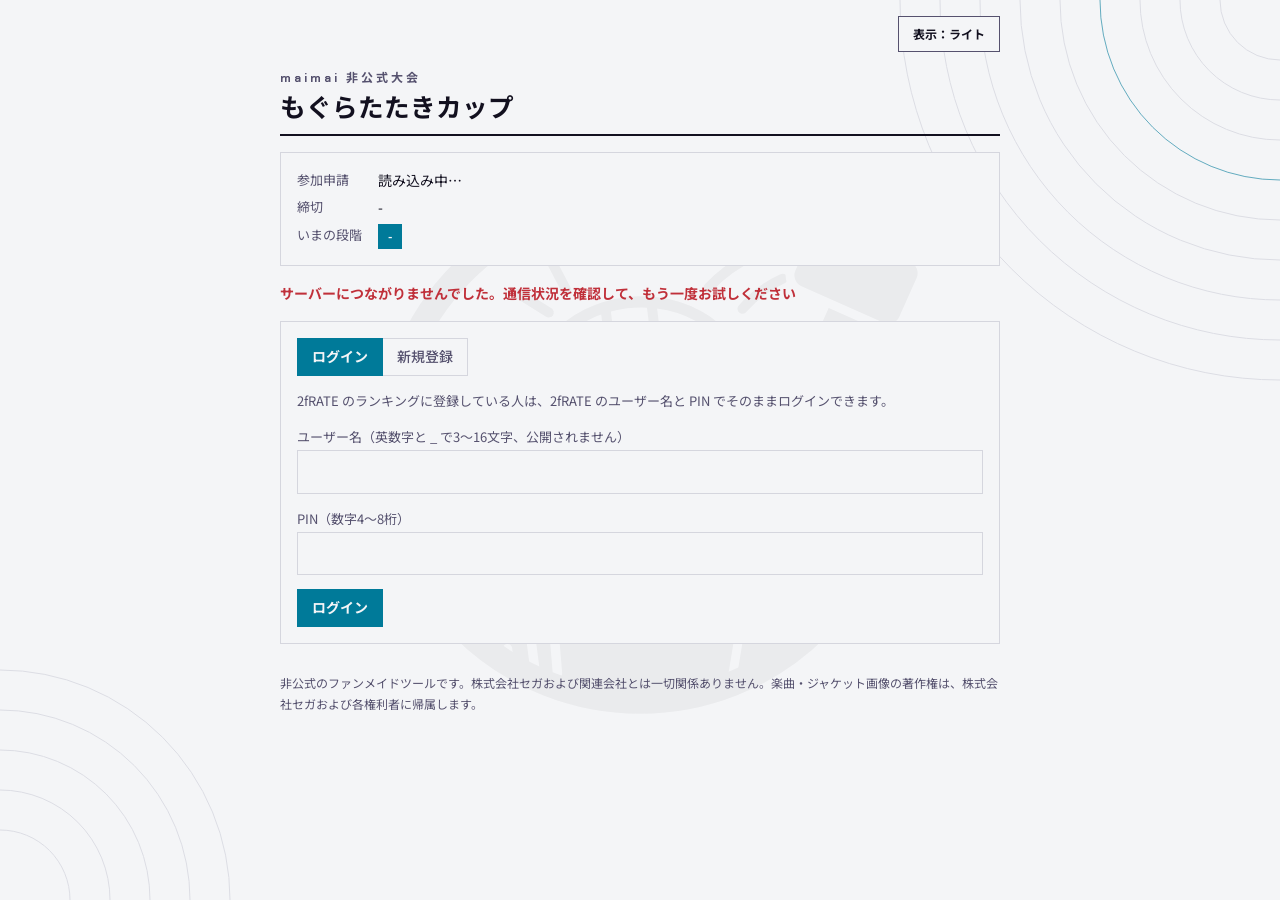
<file: index.html>
<!doctype html>
<html lang="ja">
<head>
<meta charset="utf-8">
<meta name="viewport" content="width=device-width,initial-scale=1,viewport-fit=cover">
<title>もぐらたたきカップ</title>
<link rel="stylesheet" href="common.css?v=20261116d">
<script src="theme.js?v=20261116d"></script>
<style>
main{max-width:720px;margin:0 auto;display:grid;gap:16px}
.hero{display:grid;gap:4px;padding-bottom:8px;border-bottom:2px solid var(--fg)}
.eyebrow{font-family:var(--f-display);font-size:12px;font-weight:700;letter-spacing:3px;color:var(--muted)}
.facts{display:grid;grid-template-columns:auto 1fr;gap:4px 16px;margin:0}
.facts dt{color:var(--muted);font-size:13px}
.facts dd{margin:0}
.userbar{display:flex;flex-wrap:wrap;align-items:center;gap:8px;justify-content:space-between}
.badge{display:inline-block;font-size:11px;font-weight:700;padding:1px 7px;border:1px solid var(--accent);color:var(--accent);margin-left:6px}
.seg{display:flex;gap:0}
.seg button{margin-right:-1px;border-color:var(--line);color:var(--muted);font-weight:500}
.seg button[aria-pressed="true"]{background:var(--accent);color:var(--accent-fg);border-color:var(--accent);font-weight:700;position:relative}
.phase{display:inline-block;font-weight:700;font-size:12px;padding:2px 10px;background:var(--accent);color:var(--accent-fg)}
.vs{display:grid;grid-template-columns:minmax(0,1fr) auto minmax(0,1fr);align-items:center;gap:12px;text-align:center}
.vs .nm{font-family:var(--f-display);font-weight:700;font-size:1.2rem;overflow-wrap:anywhere}
.vs .v{font-family:var(--f-display);font-weight:700;color:var(--accent)}
/* 譜面の行（2fRATE の計算ページと同じ並び） */
.song{display:grid;grid-template-columns:44px minmax(0,1fr) auto;gap:10px;align-items:center}
.jk{width:44px;height:44px;object-fit:cover;display:block;background:var(--ph)}
.sname{font-weight:700;line-height:1.35;overflow-wrap:anywhere}
.chips{display:flex;flex-wrap:wrap;gap:4px;margin-top:3px}
.chip{display:inline-block;font-family:var(--f-display);font-size:11px;font-weight:700;line-height:1;padding:3px 6px;color:#fff;white-space:nowrap;border:1px solid transparent}
.k-DX{background:none;color:var(--dx);border-color:var(--dx)} .k-ST{background:none;color:var(--st);border-color:var(--st)}
.d-BASIC{background:#23804A} .d-ADVANCED{background:#A86B00} .d-EXPERT{background:#D0343D} .d-MASTER{background:#8A3FD1}
.d-REMASTER{background:none;color:var(--remas);border-color:var(--remas)}
.chip.c{background:none;color:var(--fg);border-color:var(--muted)} .chip.lv{background:none;color:var(--muted);padding-left:2px}
/* 選んだ3曲 */
.slots{display:grid;gap:8px}
.slot{border:1px dashed var(--line);padding:8px 10px;min-height:62px;display:grid;align-items:center}
.slot.filled{border-style:solid;border-color:var(--accent)}
.slot .empty{color:var(--muted);font-size:13px}
.slotno{font-family:var(--f-mono);font-size:12px;color:var(--muted)}
/* 楽曲一覧 */
.search{padding:8px 12px}
.tabs{display:flex;flex-wrap:wrap;gap:0}
.tabs button{margin:0 -1px -1px 0;min-height:36px;padding:4px 12px;font-size:13px;border-color:var(--line);color:var(--muted);font-weight:500}
.tabs button[aria-pressed="true"]{background:var(--accent);color:var(--accent-fg);border-color:var(--accent);font-weight:700;position:relative}
.list{border:1px solid var(--line);background:var(--bg);overflow:hidden}
.srow{all:unset;box-sizing:border-box;display:grid;grid-template-columns:44px minmax(0,1fr) auto;gap:10px;align-items:center;width:100%;padding:8px 12px;border-top:1px solid var(--line);cursor:pointer}
.srow:first-child{border-top:0}
.srow:hover{background:var(--soft)}
.srow:focus-visible{outline:2px solid var(--accent);outline-offset:-2px}
.srow.on{background:var(--soft)}
.srow .go{font-size:12px;font-weight:700;color:var(--accent);white-space:nowrap}
.srow[aria-disabled="true"]{opacity:.45;cursor:not-allowed}
/* 楽曲一覧の絞り込み：レベル（ドロップダウン）と難易度 */
.filters{display:flex;flex-wrap:wrap;align-items:center;gap:8px 12px}
.lvpick{display:flex;align-items:center;gap:8px;font-weight:700}
.lvpick select{width:auto;min-height:36px;font-family:var(--f-display);font-weight:700;padding:4px 8px}
.lvpanel{border:1px solid var(--line);background:var(--bg)}
.lvpanel .list{border:0}
.lvcount{font-size:12px;font-weight:700;color:var(--muted);padding:6px 12px;background:var(--soft);border-bottom:1px solid var(--line)}
.pager{display:flex;flex-wrap:wrap;justify-content:center;gap:0}
.pager button{min-width:40px;min-height:36px;padding:4px 10px;margin-right:-1px;border-color:var(--line);font-family:var(--f-display)}
.pager button.cur{background:var(--accent);color:var(--accent-fg);border-color:var(--accent);position:relative}
/* リザルト */
.rcard{border:1px solid var(--line);padding:10px 12px;display:grid;gap:8px}
.rstatus{font-size:12px;font-weight:700;padding:2px 8px;white-space:nowrap}
.rval{font-family:var(--f-mono);font-size:13px;color:var(--fg)}
.rform{display:grid;gap:8px;border-top:1px dashed var(--line);padding-top:8px}
.rprev{max-width:100%;max-height:360px;border:1px solid var(--line);justify-self:start}
.filebtn{display:inline-flex;align-items:center;gap:8px;justify-self:start}
.filebtn span{font-weight:700}
.bulk summary{cursor:pointer;font-weight:700;color:var(--accent)}
.bulkrows{display:grid;gap:10px}
.bulkh{margin:4px 0 0;font-size:.95rem}
.trackrow{display:flex;flex-wrap:wrap;gap:8px;align-items:center}
.trackrow select{width:auto;flex:1;min-width:200px}
.trackval{font-family:var(--f-mono);font-size:14px;min-width:15em}
.bulkrow{display:grid;gap:6px;border-top:1px dashed var(--line);padding-top:8px}
.bulkhead{display:flex;gap:8px;align-items:center;font-weight:700}
.bulkhead input{width:auto}
.rinputs{display:flex;flex-wrap:wrap;align-items:center;gap:4px}
.rinputs input{width:8em}
.tracks button{font-size:13px;text-align:left}
.rwin{font-family:var(--f-display);font-weight:700;font-size:1.3rem;color:var(--accent);margin:0}
.waitmsg{margin:0;padding:12px 14px;border:1px solid var(--accent);border-left-width:4px;background:var(--soft);font-weight:700}
.warn{color:var(--danger);font-size:13px;margin:0}
/* BAN・決定 */
.choices{display:grid;gap:8px}
.choice{all:unset;box-sizing:border-box;border:1px solid var(--line);padding:8px 10px;cursor:pointer}
.choice:hover{border-color:var(--accent)}
.choice:focus-visible{outline:2px solid var(--accent)}
.choice[aria-pressed="true"]{border-color:var(--accent);background:var(--soft)}
.choice.banned{opacity:.5;cursor:not-allowed;text-decoration:line-through}
.tag{font-size:11px;font-weight:700;padding:2px 8px;white-space:nowrap}
.tag.ban{background:var(--danger);color:var(--accent-fg)} .tag.pick{background:var(--accent);color:var(--accent-fg)}
.q{color:var(--fg);font-size:14px}
.q small{color:var(--muted);font-size:12px;line-height:1.6}
.q i{font-style:normal;font-size:11px;color:var(--danger);margin-left:4px}
fieldset.q{border:0;padding:0;margin:0;display:grid;gap:6px;min-width:0}
fieldset.q legend{padding:0;margin-bottom:4px}
.checks{display:flex;flex-wrap:wrap;gap:6px 14px}
.checks label{display:flex;align-items:center;gap:6px;color:var(--fg);font-size:14px}
.checks.plates{gap:6px}
.checks.plates label{border:1px solid var(--line);padding:3px 10px 3px 6px;background:var(--bg)}
.checks.plates label:has(input:checked){border-color:var(--accent);background:var(--soft)}
.divq{border-left:3px solid var(--accent);padding-left:12px;display:grid;gap:12px}
.divq h3{margin:0;font-family:var(--f-display);font-size:1rem}
.lv14{display:inline-block;font-size:11px;font-weight:700;padding:1px 7px;border:1px solid var(--gold);color:var(--gold);margin-left:6px}
.from2f{border-color:var(--ok)}
.from2fNote{border:1px solid var(--ok);background:var(--soft);padding:8px 10px;color:var(--fg)}
.hp{position:absolute;left:-9999px;width:1px;height:1px;overflow:hidden}
.foot{font-size:12px;color:var(--muted);line-height:1.8}
@media (max-width:520px){.srow{grid-template-columns:40px minmax(0,1fr)}.srow .go{display:none}.jk{width:40px;height:40px}.song{grid-template-columns:40px minmax(0,1fr) auto}}
.qcustom{display:grid;gap:14px}
.qcustom:empty{display:none}
.q i.opt{color:var(--muted)}
</style>
</head>
<body>
<main>
<div class="site-head"><button type="button" class="theme-toggle"></button></div>
  <header class="hero">
    <span class="eyebrow">maimai 非公式大会</span>
    <h1 id="title">もぐらたたきカップ</h1>
  </header>

  <section class="panel" aria-label="お知らせ">
    <dl class="facts">
      <dt>参加申請</dt><dd id="fOpen">読み込み中…</dd>
      <dt>締切</dt><dd id="fDeadline">-</dd>
      <dt>いまの段階</dt><dd><span class="phase" id="fPhase">-</span> <span class="note" id="fPhaseNote"></span></dd>
    </dl>
    <p class="note" id="notice" hidden></p>
  </section>

  <p class="msg" id="msg" role="status" aria-live="polite"></p>

  <!-- ログイン・新規登録 -->
  <form class="panel" id="auth" hidden novalidate>
    <div class="seg" role="group" aria-label="ログインか新規登録か">
      <button type="button" data-mode="login" aria-pressed="true">ログイン</button>
      <button type="button" data-mode="register" aria-pressed="false">新規登録</button>
    </div>
    <p class="note" id="authNote">2fRATE のランキングに登録している人は、2fRATE のユーザー名と PIN でそのままログインできます。</p>
    <label>ユーザー名（英数字と _ で3〜16文字、公開されません）
      <input id="username" type="text" autocomplete="username" autocapitalize="off" spellcheck="false" maxlength="16">
    </label>
    <label>PIN（数字4〜8桁）
      <input id="pin" type="password" inputmode="numeric" autocomplete="current-password" maxlength="8">
    </label>
    <div class="btns"><button class="primary" id="authSubmit" type="submit">ログイン</button></div>
  </form>

  <div class="panel userbar" id="userbar" hidden>
    <span>ログイン中：<b id="uName"></b><span class="badge" id="uLinked" hidden>2fRATE 連携</span></span>
    <button type="button" class="ghost" id="logout">ログアウト</button>
  </div>

  <!-- 参加申請 -->
  <form class="panel" id="entryForm" hidden novalidate>
    <h2>参加申請</h2>
    <p class="note from2fNote" id="from2fNote" hidden>2fRATE に登録されている値を、2fRATE・☆5・☆6 の欄にあらかじめ入れています（色の付いた欄）。違っていれば書き直してください。</p>
    <label class="q" data-q="xId"><span><b>Q1.</b> あなたの X（Twitter）の ID を教えてください <i>必須</i></span>
      <input id="xId" type="text" maxlength="16" placeholder="記入例：@Porto_mint" autocapitalize="off" spellcheck="false">
    </label>
    <label class="q" data-q="discord"><span><b>Q2.</b> あなたが Discord で使用している名前を教えてください <i>必須</i></span>
      <small>マッチング決定後のロール振り分けや、Discord サーバーへの参加の可否を確認するために使用します。Discord Nitro に課金していてサーバーでの名前を変える予定の方は、本スコアタの Discord サーバーで使用する名前を記入してください。</small>
      <input id="discord" type="text" maxlength="40" autocapitalize="off" spellcheck="false">
    </label>
    <label class="q"><span><b>Q3.</b> あなたがスコアタで使用する名前を記入してください <i>必須</i></span>
      <input id="entryName" type="text" maxlength="20" autocomplete="nickname">
    </label>
    <fieldset class="q"><legend><b>Q4.</b> あなたが参加したい部門を選択してください（複数選択可） <i>必須</i></legend>
      <div class="checks" id="divChecks"></div>
    </fieldset>
    <label class="q" data-q="rating"><span><b>Q5.</b> あなたの現在のレートを教えてください <i>必須</i></span>
      <input id="rating" type="number" inputmode="numeric" min="0" max="20000" step="1" placeholder="例 15800">
    </label>
    <label class="q" data-q="frate"><span><b>Q6.</b> あなたの 2fRATE（☆7まで）を教えてください <i>必須</i></span>
      <small><a href="https://n4f1316.github.io/dxscore-tools/" target="_blank" rel="noopener">2fRATE のページ</a>で確認できます。</small>
      <input id="frate" type="number" inputmode="decimal" min="0" max="30" step="0.001" placeholder="例 13.452">
    </label>
    <fieldset class="q" data-q="plates"><legend><b>Q7.</b> あなたの神プレートの獲得状況について教えてください <i>任意</i></legend>
      <small>回答するのは、14以上の MASTER 譜面が終了しているものにしてください。該当なしの場合は未回答で大丈夫です。</small>
      <div class="btns"><button type="button" id="plateAll" class="ghost">すべて選択</button></div>
      <div class="checks plates" id="plateChecks"></div>
    </fieldset>
    <div id="qCustom" class="qcustom"></div>
    <div class="divq" id="qLime" hidden>
      <h3><span class="divpill lime">らいむ部門</span></h3>
      <div class="row">
        <label class="q" data-q="m5"><span><b>Q8.</b> MASTER の星5達成譜面数 <i>必須</i></span><input id="m5" type="number" inputmode="numeric" min="0" step="1"></label>
        <label class="q" data-q="r5"><span><b>Q9.</b> Re:MASTER の星5達成譜面数 <i>必須</i></span><input id="r5" type="number" inputmode="numeric" min="0" step="1"></label>
        <label class="q" data-q="s6"><span><b>Q10.</b> MASTER・Re:MASTER の星6達成合計譜面数 <i>必須</i></span><input id="s6" type="number" inputmode="numeric" min="0" step="1"></label>
      </div>
      <fieldset class="q" data-q="lv14"><legend><b>Q11.</b> 自選曲にレベル14を1曲含められるようにしたいですか？ <i>必須</i></legend>
        <small>マッチング決定時に両者が承諾した場合にのみ、レベル14が解禁されます。そのため、承諾した場合でもレベル14を自選曲に含められない可能性があります。</small>
        <div class="checks"><label><input type="radio" name="lv14" value="yes">はい</label><label><input type="radio" name="lv14" value="no">いいえ</label></div>
      </fieldset>
      <div id="qCustomLime" class="qcustom"></div>
    </div>
    <div class="divq" id="qLemon" hidden>
      <h3><span class="divpill lemon">れもん部門</span></h3>
      <div class="row">
        <label class="q" data-q="ap14"><span><b>Q12.</b> レベル14の AP 達成譜面数 <i>必須</i></span><input id="ap14" type="number" inputmode="numeric" min="0" step="1"></label>
        <label class="q" data-q="ap14p"><span><b>Q13.</b> レベル14+の AP 達成譜面数 <i>必須</i></span><input id="ap14p" type="number" inputmode="numeric" min="0" step="1"></label>
      </div>
      <div id="qCustomLemon" class="qcustom"></div>
    </div>
    <div class="hp" aria-hidden="true"><label>website<input id="website" tabindex="-1" autocomplete="off"></label></div>
    <div class="btns"><button class="primary" type="submit">申請する</button></div>
  </form>

  <section class="panel" id="entryDone" hidden>
    <h2>参加申請済み</h2>
    <dl class="facts" id="entryFacts"></dl>
    <p class="note">内容を直したいときは運営に連絡してください。</p>
  </section>

  <!-- 自分の試合（部門ごと） -->
  <div id="matchBox" style="display:grid;gap:16px" hidden></div>

  <p class="foot">非公式のファンメイドツールです。株式会社セガおよび関連会社とは一切関係ありません。楽曲・ジャケット画像の著作権は、株式会社セガおよび各権利者に帰属します。</p>
</main>

<script src="config.js?v=20261110b"></script>
<script src="common.js?v=20261110b"></script>
<script src="draw.js?v=20261116e"></script>
<script src="ocr.js?v=20261111e"></script>
<script src="player.js?v=20261116g"></script>
</body>
</html>
</file>
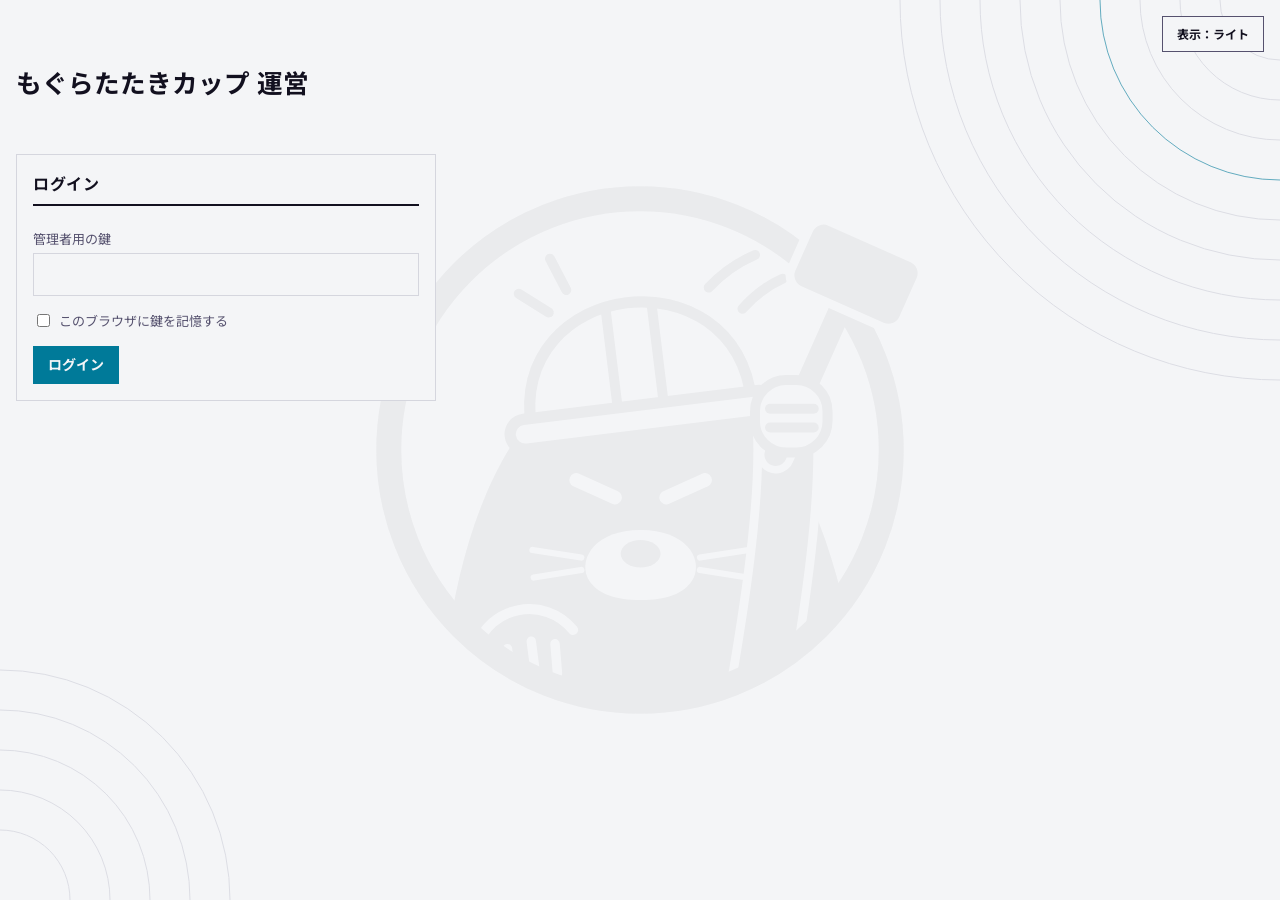
<file: admin.html>
<!doctype html>
<html lang="ja">
<head>
<meta charset="utf-8">
<meta name="viewport" content="width=device-width,initial-scale=1">
<meta name="robots" content="noindex">
<title>もぐらたたきカップ 運営</title>
<link rel="stylesheet" href="common.css?v=20261116c">
<script src="theme.js?v=20261116c"></script>
<style>
main{max-width:1280px;margin:0 auto;display:grid;gap:16px}
.top{display:flex;flex-wrap:wrap;justify-content:space-between;align-items:center;gap:8px 16px}
.tabs{display:flex;flex-wrap:wrap;gap:0}
.tabs button{margin:0 -1px -1px 0;min-height:36px;border-color:var(--line);color:var(--muted);font-weight:500}
.tabs button[aria-selected="true"]{background:var(--accent);color:var(--accent-fg);border-color:var(--accent);font-weight:700;position:relative}
.savebar{display:flex;flex-wrap:wrap;gap:8px;align-items:center}
.dirty{font-size:13px;color:var(--accent)}
/* 参加者一覧 */
.tablewrap{overflow-x:auto}
table{border-collapse:collapse;width:100%;font-size:14px}
th,td{padding:6px 8px;border-bottom:1px solid var(--line);text-align:left;white-space:nowrap}
th{background:var(--soft);font-size:12px;letter-spacing:.04em}
th button{all:unset;cursor:pointer;color:var(--muted);font-size:12px}
th button:focus-visible{outline:2px solid var(--accent)}
td.num,th.num{text-align:right}
td .btns{flex-wrap:nowrap}
td input{padding:3px 6px;font-size:14px}
/* 組み合わせ */
.match{border:1px solid var(--line);padding:12px;display:grid;gap:10px}
.match>header{display:flex;flex-wrap:wrap;justify-content:space-between;align-items:center;gap:8px}
.match>header b{font-family:var(--f-mono)}
.sides{display:grid;grid-template-columns:repeat(auto-fit,minmax(340px,1fr));gap:12px}
.side{display:grid;gap:8px;min-width:0}
.slot{display:grid;grid-template-columns:1.4em minmax(0,1fr);gap:6px;align-items:start}
.slot .n{font-family:var(--f-mono);color:var(--muted);font-size:12px;padding-top:9px;text-align:center}
.slot.ban .chosen{text-decoration:line-through;opacity:.55}
.slot.pick .picker input{border-color:var(--accent)}
.radios{display:flex;flex-wrap:wrap;gap:4px 12px;font-size:13px;color:var(--muted)}
.radios label{display:flex;gap:4px;align-items:center}
.warn{color:var(--danger);font-size:13px;margin:0}
/* 譜面検索 */
.picker{position:relative;display:grid;gap:2px}
.picker .list{position:absolute;z-index:5;top:100%;left:0;right:0;max-height:300px;overflow:auto;background:var(--panel);border:1px solid var(--line);margin-top:2px}
.picker .list button{all:unset;box-sizing:border-box;display:grid;grid-template-columns:minmax(0,1fr) auto;gap:8px;width:100%;padding:6px 10px;cursor:pointer;font-size:14px}
.picker .list button:hover,.picker .list button.on{background:var(--soft)}
.picker .list .meta{font-family:var(--f-mono);font-size:12px;color:var(--muted)}
.picker .list .empty{padding:8px 10px;color:var(--muted);font-size:13px}
.chosen{font-size:12px;color:var(--muted);font-family:var(--f-mono);overflow-wrap:anywhere}
.chosen .d{font-weight:700}
.chosen.over{color:var(--danger)}
/* 告知画像 */
.imggrid{display:grid;grid-template-columns:minmax(0,1fr);gap:12px}
.previews{display:grid;gap:12px}
.canvasbox{border:1px solid var(--line);overflow:hidden;background:var(--soft)}
.canvasbox canvas,.canvasbox img{display:block;width:100%;height:auto}
#login{max-width:420px}
.rwinner{display:flex;flex-wrap:wrap;gap:6px;align-items:center;font-size:13px;color:var(--muted)}
.rwinner select{width:auto}
.rgrid{display:grid;grid-template-columns:minmax(160px,1fr) minmax(0,1.4fr) minmax(0,1.4fr);gap:8px;align-items:start}
@media (max-width:820px){.rgrid{grid-template-columns:1fr}}
.rsong{padding:6px 0}
.rcell{border:1px solid var(--line);padding:8px;display:grid;gap:6px;min-width:0}
.rinputs{display:flex;flex-wrap:wrap;align-items:center;gap:4px}
.rinputs input{padding:4px 6px;font-size:14px}
.rimg img{max-width:100%;border:1px solid var(--line)}
.rstatus{font-size:12px;font-weight:700;padding:2px 8px;white-space:nowrap}
.bmbox{border-top:1px solid var(--line);padding-top:12px;display:grid;gap:8px}
.bmbox h2{margin:0}
.bmbox ol{margin:0;padding-left:1.4em;display:grid;gap:2px}
.bmlink{display:inline-block;padding:8px 16px;background:var(--accent);color:var(--accent-fg);font-weight:700;text-decoration:none;cursor:grab}
.divdef{border-left:3px solid var(--accent);padding-left:12px;display:grid;gap:8px}
.qgrid{display:grid;grid-template-columns:repeat(auto-fill,minmax(230px,1fr));gap:8px 14px}
.qgrid label{display:flex;justify-content:space-between;align-items:center;gap:8px}
.qgrid select{width:auto}
.cq{border-left:3px solid var(--accent);padding-left:12px;display:grid;gap:6px}
.cq .row{align-items:end}
.divdef h3{margin:0;font-family:var(--f-display);font-size:.95rem}
#matchDiv button[aria-selected="true"],#imgDiv button[aria-selected="true"]{background:var(--accent);color:var(--accent-fg);border-color:var(--accent);font-weight:700}
</style>
</head>
<body>
<main>
<div class="site-head"><button type="button" class="theme-toggle"></button></div>
  <div class="top">
    <h1>もぐらたたきカップ 運営</h1>
    <div class="savebar" id="savebar" hidden>
      <span class="dirty" id="dirty" hidden>未保存の変更があります</span>
      <button class="primary" id="saveState" type="button">設定と組み合わせを保存</button>
      <button class="ghost" id="reload" type="button">再読み込み</button>
      <button class="ghost" id="logout" type="button">ログアウト</button>
    </div>
  </div>
  <p class="msg" id="msg" role="status" aria-live="polite"></p>

  <form class="panel" id="login">
    <h2>ログイン</h2>
    <label>管理者用の鍵<input id="key" type="password" autocomplete="current-password"></label>
    <label style="display:flex;gap:6px;align-items:center"><input id="remember" type="checkbox">このブラウザに鍵を記憶する</label>
    <div class="btns"><button class="primary" type="submit">ログイン</button></div>
  </form>

  <div id="app" hidden style="display:grid;gap:16px">
    <div class="tabs" role="tablist">
      <button type="button" role="tab" data-tab="entries" aria-selected="true">参加者</button>
      <button type="button" role="tab" data-tab="settings" aria-selected="false">大会設定</button>
      <button type="button" role="tab" data-tab="matches" aria-selected="false">組み合わせ・選曲</button>
      <button type="button" role="tab" data-tab="results" aria-selected="false" id="resultTab">リザルト</button>
      <button type="button" role="tab" data-tab="images" aria-selected="false">告知画像</button>
    </div>

    <section class="panel" data-pane="entries">
      <div class="btns" style="justify-content:space-between">
        <h2 style="margin:0">参加者 <span id="entryCount" class="num"></span></h2>
        <div class="btns">
          <select id="entryDiv" aria-label="部門で絞り込む" style="width:auto"></select>
          <button type="button" id="csv">CSVで書き出す</button>
        </div>
      </div>
      <p class="warn" id="missNote" hidden></p>
      <div class="tablewrap"><table id="entryTable"></table></div>
      <p class="note">見出しを押すと並べ替えます。「編集」では名前・X・Discord・部門・レート・2fRATE・メモを直せます（部門別の回答は直せません）。削除は2回押すと確定します。「神」は神プレートの数と、その頭文字です。</p>
    </section>

    <section class="panel" data-pane="settings" hidden>
      <h2>大会設定</h2>
      <div class="row">
        <label>大会名<input id="sTitle" type="text"></label>
      </div>
      <div class="row">
        <label style="display:flex;gap:6px;align-items:center;align-self:end;color:var(--fg)"><input id="sOpen" type="checkbox">参加申請を受け付ける</label>
        <label>申請の締切（日本時間、空欄で期限なし）<input id="sDeadline" type="datetime-local"></label>
      </div>
      <label>参加者ページのお知らせ<textarea id="sNotice" rows="2"></textarea></label>
      <h2>申請の設問</h2>
      <p class="note">設問ごとに「必須／任意／出さない」を選べます。スコアタで使用する名前と参加部門は常に必須です。2fRATE が使えない人がいるときは 2fRATE を任意に、maimai でらっくす NET が使えないときはレートや達成数を任意にする、といった使い方ができます。保存すると参加申請フォームに反映されます（すでに届いた申請はそのままです）。</p>
      <div id="formBuiltin" class="qgrid"></div>
      <h3 style="margin:8px 0 0;font-size:.95rem">追加の設問</h3>
      <div id="formCustom" style="display:grid;gap:10px"></div>
      <div class="btns"><button type="button" id="addQ">設問を追加</button></div>
      <h2>大会の形式</h2>
      <label>形式<select id="sFormat">
        <option value="main">本編（自選曲＋他選曲＋運営課題曲）</option>
        <option value="mini">mini（運営課題曲なし、自選曲の投げ合いのみ）</option>
      </select></label>
      <p class="note">本編では、両者が同じ曲を自選曲にしたときだけ、運営課題曲を2曲にします（その曲＋運営課題曲2曲）。</p>
      <h2>いまの段階</h2>
      <div class="row">
        <label>段階（参加者ができること）<select id="sPhase"></select></label>
        <label>段階の一言（締切など。参加者ページに表示）<input id="sPhaseNote" type="text" placeholder="例 10/20 23:59 まで"></label>
        <label>いまの段階の受付の締切（日本時間。自選曲の提出・BAN・自選曲の決定で有効）<input id="sPhaseDeadline" type="datetime-local"></label>
        <label>リザルト提出の締切（日本時間、空欄なら段階を変えるまで）<input id="sResultDeadline" type="datetime-local"></label>
      </div>
      <label style="display:flex;gap:8px;align-items:center;color:var(--fg);font-size:14px"><input id="sHold" type="checkbox">いまの段階の受付を止めて、次の公開まで待ってもらう（参加者ページに「公開までしばらくお待ちください」と表示）</label>
      <p class="note">段階を切り替えて保存したときに、その段階の内容（相手の自選曲・BAN の結果・対戦曲・対戦結果）が参加者に公開されます。受付だけ先に締めて公開は後にしたいときは、上にチェックを入れて保存してください。公開するときは、段階を次に進めて保存します（段階を変えるとチェックは自動で外れます）。</p>
      <p class="note">「いまの段階の受付の締切」を入れておくと、その時刻を過ぎたときに自動で受付が止まり、参加者ページが「公開までしばらくお待ちください」に変わります。公開は自動では行われません。段階を変えると、この締切は空に戻ります。</p>
      <p class="note">組み合わせ発表前 → 自選曲の提出 → BAN → 自選曲の決定 → 対戦曲確定 の順に切り替えます。BAN の段階になると、相手の自選曲が参加者に公開されます。</p>
      <h2>まだ提出していない参加者 <span id="pendCount" class="num"></span></h2>
      <p class="note" id="pendNote"></p>
      <div class="tablewrap"><table id="pendTable"></table></div>
      <div class="btns"><button type="button" id="pendCopy">連絡用の文面をコピー</button><button type="button" class="ghost" id="pendReload">最新の状況を読み込む</button></div>
      <h2>新しい対戦カードの既定値（部門ごと）</h2>
      <div id="divDefaults" style="display:grid;gap:12px"></div>
      <p class="note">ペアを作るときに各試合へ入ります。試合ごとの値は「組み合わせ・選曲」で変えられます。</p>
      <h2>告知画像の下に入れる一言</h2>
      <label>組み合わせ発表<input id="nPair" type="text"></label>
      <label>選曲公開<input id="nReveal" type="text"></label>
      <label>BAN結果<input id="nBan" type="text"></label>
      <label>対戦曲<input id="nFinal" type="text"></label>
      <label>結果発表<input id="nResult" type="text"></label>
      <h2>バックアップ</h2>
      <p class="note">申請・ユーザー名・設定・対戦カード・自選曲と BAN・リザルトを、1つのファイル（JSON）にまとめて保存します。段階を進める前や、参加者を削除する前に取っておくと安心です。PIN は含まれません。申請内容が入っているので、ファイルは公開しないでください。</p>
      <label style="display:flex;gap:8px;align-items:center;color:var(--fg);font-size:14px"><input id="bkImages" type="checkbox">リザルト画像も含める（ファイルが大きくなり、時間がかかります）</label>
      <div class="btns"><button type="button" id="backup">全データを保存する</button><span class="note" id="bkNote"></span></div>
    </section>

    <section class="panel" data-pane="matches" hidden>
      <div class="btns" style="justify-content:space-between">
        <h2 style="margin:0">組み合わせ・選曲</h2>
        <div class="tabs" role="group" aria-label="部門" id="matchDiv"></div>
        <div class="btns">
          <button type="button" id="pairFrate">2fRATE順にペアを作る</button>
          <button type="button" id="pairRandom">ランダムにペアを作る</button>
          <button type="button" id="addMatch">対戦カードを追加</button>
          <button type="button" id="applyDefaults">既定の上限・課題曲をこの部門の全試合に入れる</button>
        </div>
      </div>
      <p class="note">部門を選んでから操作します。ペアはその部門に申請した人だけで作ります。らいむ部門では、両者が Q11（Lv14）に「はい」と答えた試合は自動で Lv14 解禁になります。ペアを作り直すと、それまでの選曲は使われなくなります（2回押すと確定）。参加者が提出した選曲はここに表示され、運営が代わりに入力・修正することもできます。</p>
      <p class="warn" id="pairWarn" hidden></p>
      <div id="matchList" style="display:grid;gap:12px"></div>
    </section>

    <section class="panel" data-pane="results" hidden>
      <div class="btns" style="justify-content:space-between">
        <h2 style="margin:0">リザルト</h2>
        <div class="btns">
          <select id="resultDiv" aria-label="部門で絞り込む" style="width:auto"></select>
          <label style="display:flex;gap:6px;align-items:center;color:var(--fg)"><input id="resultPending" type="checkbox">承認待ちがある試合だけ</label>
          <button type="button" id="resultReload">読み込み直す</button>
        </div>
      </div>
      <p class="note">段階を「対戦期間」にすると、参加者が対戦曲ごとにリザルト画像を提出できます。画像から読み取った値を本人が確かめて提出し、運営がここ（または Discord のボタン）で承認します。承認済みのリザルトだけが合計に入ります。らいむ部門の失点は「MAX − でらっくスコア ＋ CRITICAL PERFECT 以外の BREAK の数 × 2」です。締切までに提出されなかった曲は「未提出」になり、勝敗は自動では決まりません。必要なら試合ごとの「勝敗の決め方」で決めて保存してください。値が違っていれば直してから承認してください。提出がない場合も、値を入れて承認すれば代わりに記録できます。</p>
      <div id="resultList" style="display:grid;gap:12px"></div>
    </section>

    <section class="panel" data-pane="images" hidden>
      <p class="note">ルールや申込の流れを説明する募集用の画像は、<a href="announce.html" target="_blank" rel="noopener">告知画像を作るページ</a>で作れます。</p>
      <div class="tabs" role="group" aria-label="部門" id="imgDiv"></div>
      <div class="btns">
        <div class="tabs" role="group" aria-label="画像の種類" id="kindTabs">
          <button type="button" data-kind="pair" aria-selected="true">組み合わせ発表</button>
          <button type="button" data-kind="reveal" aria-selected="false">選曲公開</button>
          <button type="button" data-kind="ban" aria-selected="false">BAN結果</button>
          <button type="button" data-kind="final" aria-selected="false">対戦曲</button>
          <button type="button" data-kind="result" aria-selected="false">結果発表</button>
        </div>
        <label id="imgMatchWrap" hidden style="min-width:240px">対象の試合<select id="imgMatch"></select></label>
        <label>画像の配色<select id="imgTheme" style="width:auto"><option value="light">ライト</option><option value="dark">ダーク</option></select></label>
      </div>
      <div class="previews" id="previews"></div>
      <div class="btns">
        <button class="primary" id="copyData" type="button">画像用データをコピー（選んだ部門）</button>
        <button id="dlOne" type="button">表示中の画像を保存</button>
        <span class="note" id="imgNote"></span>
      </div>
      <div class="bmbox">
        <h2>ジャケット入りの告知画像を作る</h2>
        <p class="note">ジャケットは公式サイトの画像のため、このページではプレビューとして表示するだけで、ジャケット入りの画像は保存できません（組み合わせ発表はジャケットを使わないので、ここで保存できます）。選曲公開・BAN結果・対戦曲・結果発表は、maimaidx.jp の上で動く告知画像用のブックマークで作ってください。画像はそのブラウザの中で作るだけで、どこにも置きません。</p>
        <ol class="note">
          <li>下のボタンをブックマークバーへドラッグして登録する（できない場合は「コードをコピー」で、URL欄にコードを貼ったブックマークを作る）</li>
          <li>ここで部門を選び「画像用データをコピー」を押す</li>
          <li>maimaidx.jp にログインしたページでブックマークを押し、出てきた画面に貼り付けて「読み込む」</li>
          <li>画像の種類と試合を選んで保存する</li>
        </ol>
        <div class="btns">
          <a class="bmlink" id="bmLink" href="#">もぐカップ告知画像</a>
          <button type="button" id="bmCopy">コードをコピー</button>
        </div>
        <p class="note">コードを貼るときは、URL欄の先頭が <code>javascript:</code> になっているか確かめてください。貼り付けると消えることがあります。組み合わせや選曲を変えたら、データをコピーし直してください。</p>
      </div>
    </section>
  </div>
</main>
<canvas id="cv" hidden></canvas>

<script src="config.js?v=20261110b"></script>
<script src="common.js?v=20261110b"></script>
<script src="draw.js?v=20261116e"></script>
<script src="admin.js?v=20261116i"></script>
</body>
</html>
</file>
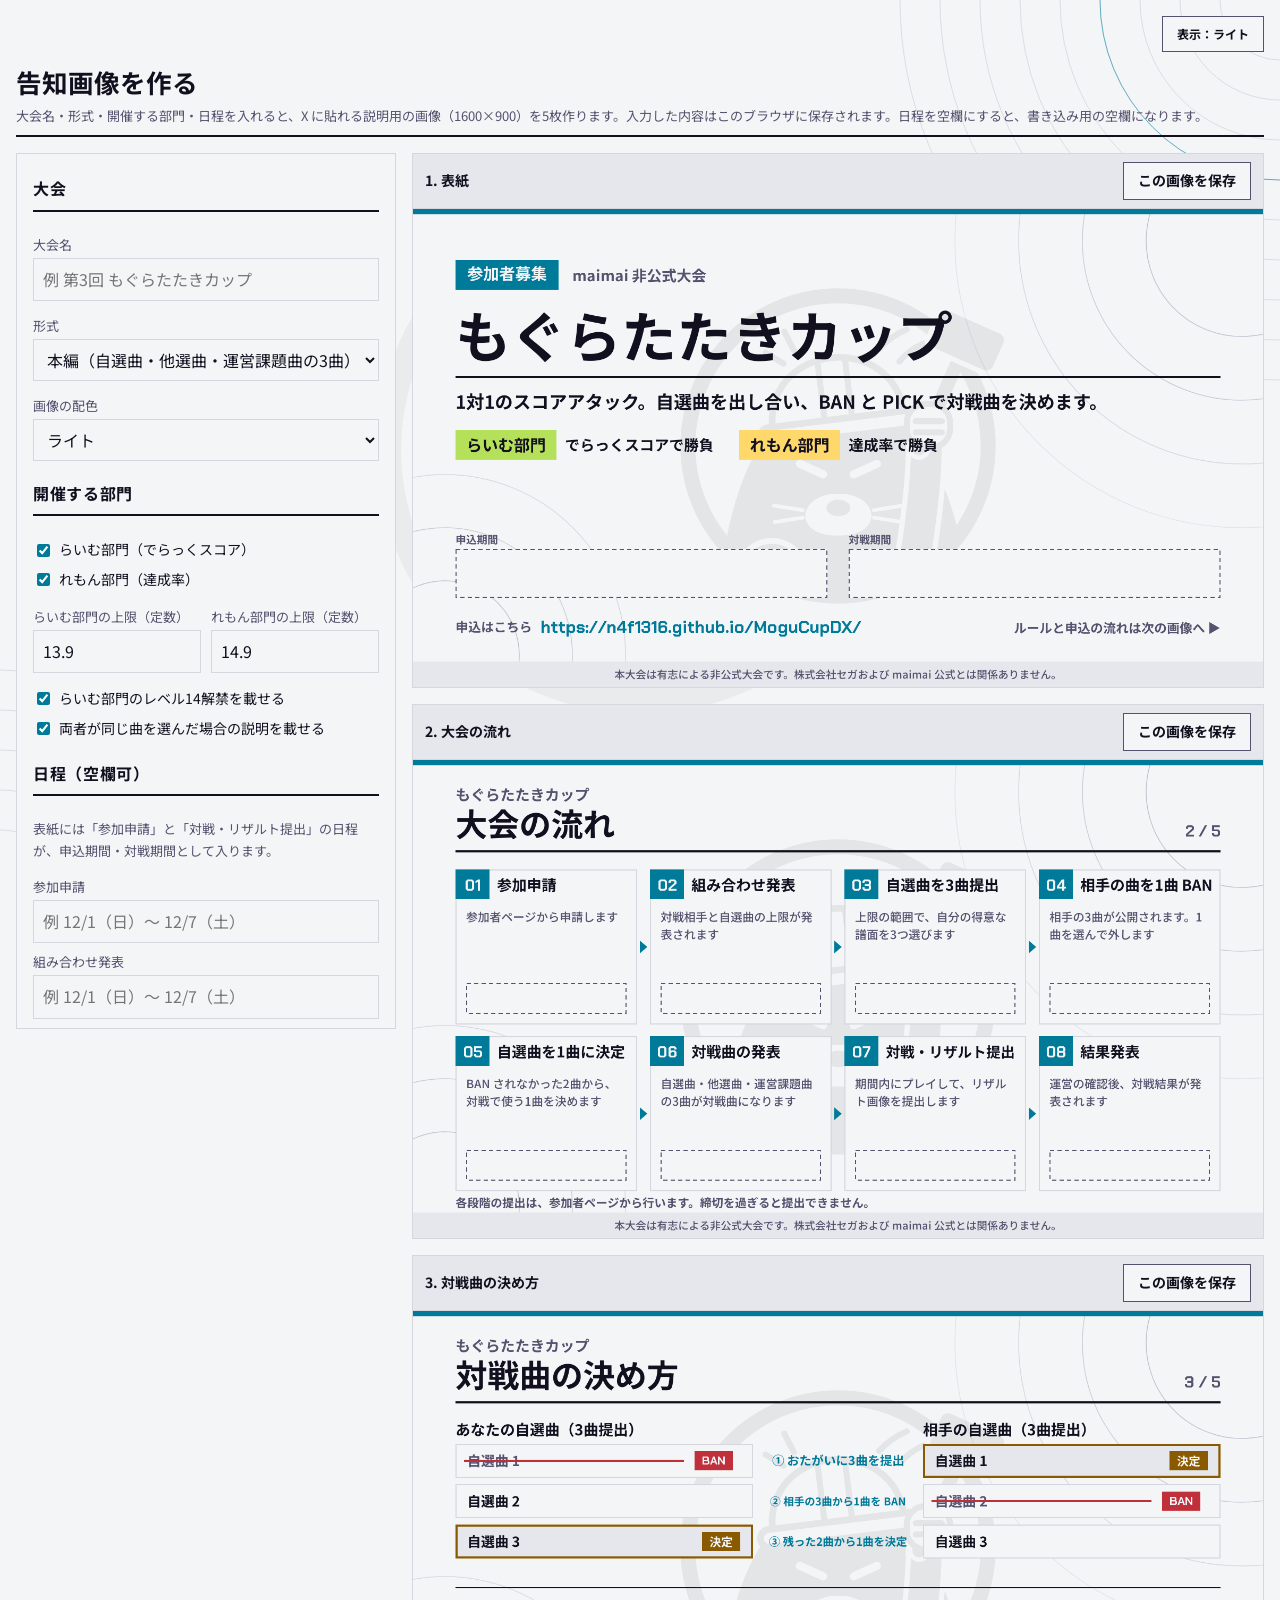
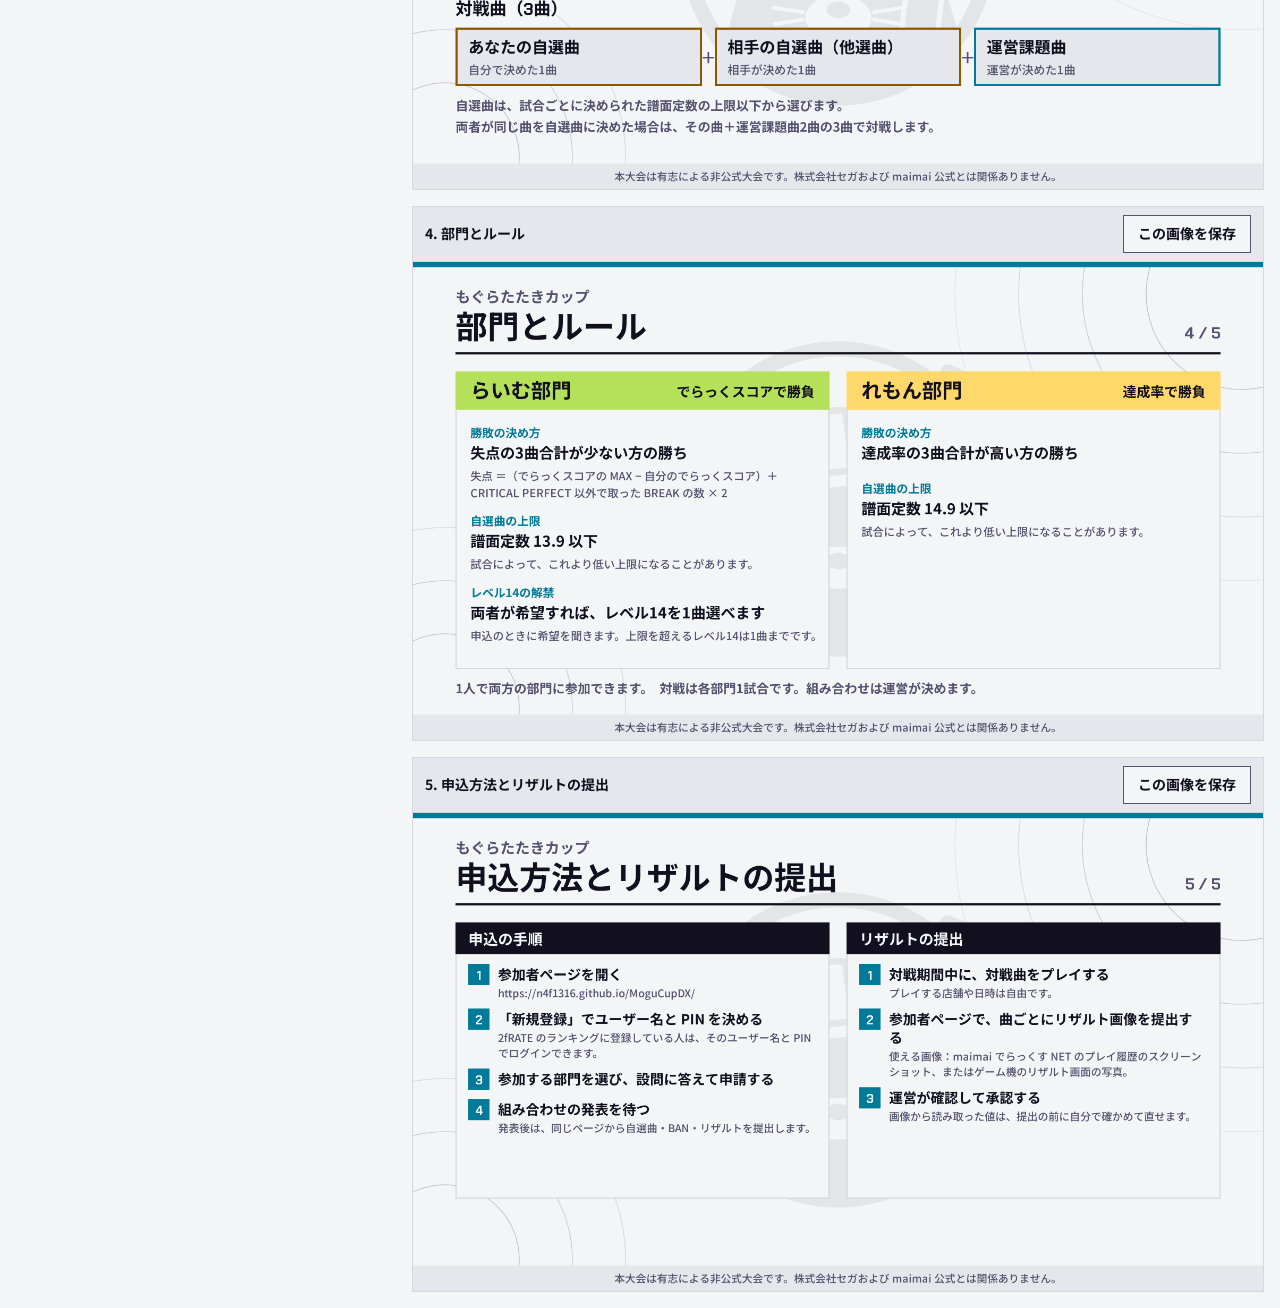
<file: announce.html>
<!doctype html>
<html lang="ja">
<head>
<meta charset="utf-8">
<meta name="viewport" content="width=device-width,initial-scale=1,viewport-fit=cover">
<meta name="robots" content="noindex">
<title>告知画像を作る｜もぐらたたきカップ</title>
<link rel="stylesheet" href="common.css?v=20261116c">
<script src="theme.js?v=20261116c"></script>
<style>
main{max-width:1280px;margin:0 auto;display:grid;gap:16px}
.cols{display:grid;grid-template-columns:minmax(300px,380px) minmax(0,1fr);gap:16px;align-items:start}
@media (max-width:860px){.cols{grid-template-columns:1fr}}
#form{position:sticky;top:12px;max-height:calc(100vh - 24px);overflow:auto}
@media (max-width:860px){#form{position:static;max-height:none}}
#form h2{margin-top:6px}
.checks{display:flex;flex-wrap:wrap;gap:6px 16px}
.checks label{display:flex;gap:6px;align-items:center;color:var(--fg);font-size:14px}
#dates{display:grid;gap:8px}
#slides{display:grid;gap:16px}
.slide{margin:0;border:1px solid var(--line)}
.slide figcaption{display:flex;justify-content:space-between;align-items:center;gap:8px;padding:8px 12px;background:var(--soft);border-bottom:1px solid var(--line)}
.slide canvas{display:block;width:100%;height:auto}
</style>
</head>
<body>
<main>
<div class="site-head"><button type="button" class="theme-toggle"></button></div>
<header style="display:grid;gap:4px;padding-bottom:8px;border-bottom:2px solid var(--fg)">
  <h1>告知画像を作る</h1>
  <p class="note">大会名・形式・開催する部門・日程を入れると、X に貼れる説明用の画像（1600×900）を5枚作ります。入力した内容はこのブラウザに保存されます。日程を空欄にすると、書き込み用の空欄になります。</p>
</header>
<div class="cols">
  <form class="panel" id="form" onsubmit="return false">
    <h2>大会</h2>
    <label>大会名<input id="f_title" type="text" maxlength="40" placeholder="例 第3回 もぐらたたきカップ"></label>
    <label>形式<select id="f_format">
      <option value="main">本編（自選曲・他選曲・運営課題曲の3曲）</option>
      <option value="mini">mini（運営課題曲なし、自選曲の投げ合いのみ）</option>
    </select></label>
    <label>画像の配色<select id="f_theme"><option value="light">ライト</option><option value="dark">ダーク</option></select></label>
    <h2>開催する部門</h2>
    <div class="checks">
      <label><input id="f_lime" type="checkbox">らいむ部門（でらっくスコア）</label>
      <label><input id="f_lemon" type="checkbox">れもん部門（達成率）</label>
    </div>
    <div class="row">
      <label id="rowCapLime">らいむ部門の上限（定数）<input id="f_capLime" type="text" inputmode="decimal" maxlength="12"></label>
      <label id="rowCapLemon">れもん部門の上限（定数）<input id="f_capLemon" type="text" inputmode="decimal" maxlength="12"></label>
    </div>
    <div class="checks">
      <label id="rowLv14"><input id="f_lv14" type="checkbox">らいむ部門のレベル14解禁を載せる</label>
      <label><input id="f_same" type="checkbox">両者が同じ曲を選んだ場合の説明を載せる</label>
    </div>
    <h2>日程（空欄可）</h2>
    <p class="note">表紙には「参加申請」と「対戦・リザルト提出」の日程が、申込期間・対戦期間として入ります。</p>
    <div id="dates"></div>
    <h2>申込先・連絡先</h2>
    <label>参加者ページの URL<input id="f_url" type="text" maxlength="100"></label>
    <label>お問い合わせ先（空欄可）<input id="f_contact" type="text" maxlength="60" placeholder="例 X @mogucup の DM まで"></label>
    <label>注意書き（空欄可）<textarea id="f_note" rows="3" maxlength="200" placeholder="例 連絡は Discord で行います。申込後にサーバーへご参加ください。"></textarea></label>
    <div class="btns">
      <button type="button" class="primary" id="saveAll">5枚まとめて保存</button>
      <button type="button" class="ghost" id="reset">入力を初期値に戻す</button>
    </div>
  </form>
  <div id="slides"></div>
</div>
</main>
<script src="config.js?v=20261110b"></script>
<script src="announce.js?v=20261116j"></script>
</body>
</html>
</file>
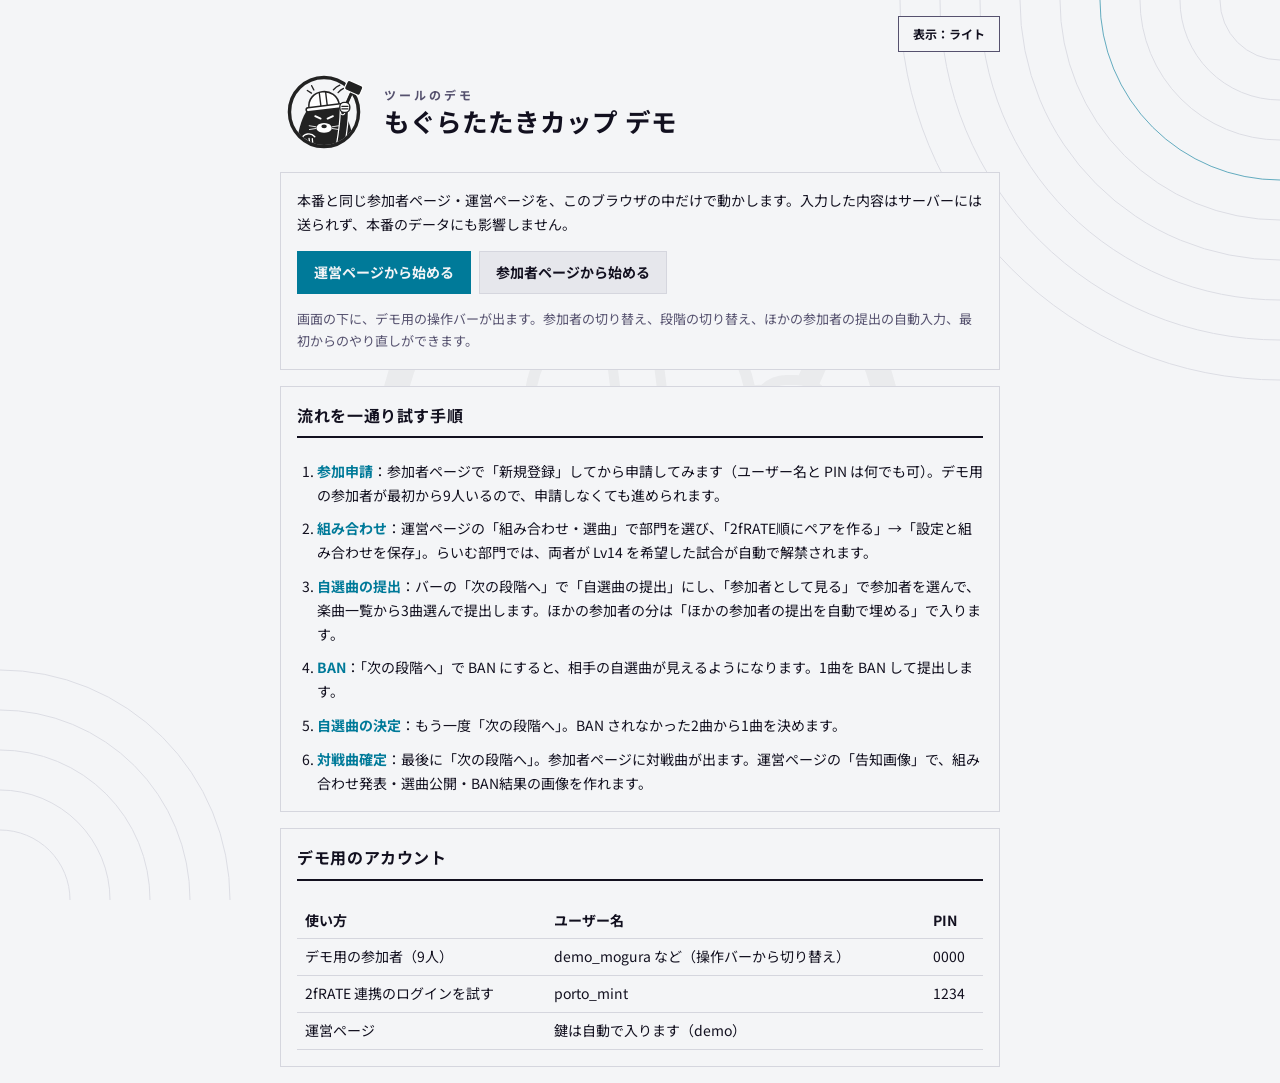
<file: demo.html>
<!doctype html>
<html lang="ja">
<head>
<meta charset="utf-8">
<meta name="viewport" content="width=device-width,initial-scale=1,viewport-fit=cover">
<meta name="robots" content="noindex">
<title>もぐらたたきカップ デモ</title>
<link rel="stylesheet" href="common.css?v=20261116c">
<script src="theme.js?v=20261116c"></script>
<style>
main{max-width:720px;margin:0 auto;display:grid;gap:16px}
.hero{display:flex;gap:16px;align-items:center}
.hero img{width:88px;height:88px;flex:none}
.eyebrow{font-family:var(--f-display);font-size:12px;letter-spacing:3px;color:var(--muted);font-weight:700}
ol{margin:0;padding-left:1.4em;display:grid;gap:10px}
ol li b{color:var(--accent)}
.cta{display:flex;flex-wrap:wrap;gap:8px}
.cta a{display:inline-block;padding:9px 16px;text-decoration:none;font-weight:700;border:1px solid var(--line);background:var(--soft);color:var(--fg)}
.cta a.primary{background:var(--accent);border-color:var(--accent);color:var(--accent-fg)}
table{border-collapse:collapse;font-size:14px;width:100%}
td,th{border-bottom:1px solid var(--line);padding:6px 8px;text-align:left}
.tw{overflow-x:auto}
</style>
</head>
<body>
<main>
<div class="site-head"><button type="button" class="theme-toggle"></button></div>
  <header class="hero">
    <img src="logo3rd.svg?v=1" alt="">
    <div>
      <span class="eyebrow">ツールのデモ</span>
      <h1>もぐらたたきカップ デモ</h1>
    </div>
  </header>

  <section class="panel">
    <p style="margin:0">本番と同じ参加者ページ・運営ページを、このブラウザの中だけで動かします。入力した内容はサーバーには送られず、本番のデータにも影響しません。</p>
    <div class="cta">
      <a class="primary" href="admin.html?demo=1">運営ページから始める</a>
      <a href="index.html?demo=1">参加者ページから始める</a>
    </div>
    <p class="note">画面の下に、デモ用の操作バーが出ます。参加者の切り替え、段階の切り替え、ほかの参加者の提出の自動入力、最初からのやり直しができます。</p>
  </section>

  <section class="panel">
    <h2>流れを一通り試す手順</h2>
    <ol>
      <li><b>参加申請</b>：参加者ページで「新規登録」してから申請してみます（ユーザー名と PIN は何でも可）。デモ用の参加者が最初から9人いるので、申請しなくても進められます。</li>
      <li><b>組み合わせ</b>：運営ページの「組み合わせ・選曲」で部門を選び、「2fRATE順にペアを作る」→「設定と組み合わせを保存」。らいむ部門では、両者が Lv14 を希望した試合が自動で解禁されます。</li>
      <li><b>自選曲の提出</b>：バーの「次の段階へ」で「自選曲の提出」にし、「参加者として見る」で参加者を選んで、楽曲一覧から3曲選んで提出します。ほかの参加者の分は「ほかの参加者の提出を自動で埋める」で入ります。</li>
      <li><b>BAN</b>：「次の段階へ」で BAN にすると、相手の自選曲が見えるようになります。1曲を BAN して提出します。</li>
      <li><b>自選曲の決定</b>：もう一度「次の段階へ」。BAN されなかった2曲から1曲を決めます。</li>
      <li><b>対戦曲確定</b>：最後に「次の段階へ」。参加者ページに対戦曲が出ます。運営ページの「告知画像」で、組み合わせ発表・選曲公開・BAN結果の画像を作れます。</li>
    </ol>
  </section>

  <section class="panel">
    <h2>デモ用のアカウント</h2>
    <div class="tw"><table>
      <tr><th>使い方</th><th>ユーザー名</th><th>PIN</th></tr>
      <tr><td>デモ用の参加者（9人）</td><td>demo_mogura など（操作バーから切り替え）</td><td>0000</td></tr>
      <tr><td>2fRATE 連携のログインを試す</td><td>porto_mint</td><td>1234</td></tr>
      <tr><td>運営ページ</td><td colspan="2">鍵は自動で入ります（demo）</td></tr>
    </table></div>
  </section>
</main>
</body>
</html>
</file>
<file: common.css>
/* もぐらたたきカップ 共通スタイル：2fRATE（α版）と同じデザイン
   - 配色は :root（ライト）と html[data-theme="dark"]（ダーク）の変数で切り替える。切り替えは theme.js
   - 角は丸めない・影や発光は使わない・区切りは罫線、が基本 */
@import url("https://fonts.googleapis.com/css2?family=Chakra+Petch:wght@500;600;700&family=Noto+Sans+JP:wght@400;500;700&display=swap");

:root{
  --bg:#F4F5F7; --panel:#F4F5F7; --soft:#E6E7EC; --line:#D5D6DE; --fg:#12101F; --muted:#55516E;
  --accent:#007A99; --accent-fg:#F4F5F7; --danger:#C0303A; --ok:#1E7A3C; --gold:#8A5A00; --ph:#D5D6DE;
  --dx:#B8460B; --st:#1565B0; --remas:#6B2FB3;
  --rings: url("data:image/svg+xml,%3Csvg xmlns='http://www.w3.org/2000/svg' width='400' height='400' fill='none' stroke='%23DCDDE4'%3E%3Ccircle cx='400' cy='0' r='60'/%3E%3Ccircle cx='400' cy='0' r='100'/%3E%3Ccircle cx='400' cy='0' r='140'/%3E%3Ccircle cx='400' cy='0' r='180' stroke='%23007A99' stroke-opacity='.6'/%3E%3Ccircle cx='400' cy='0' r='220'/%3E%3Ccircle cx='400' cy='0' r='260'/%3E%3Ccircle cx='400' cy='0' r='300'/%3E%3Ccircle cx='400' cy='0' r='340'/%3E%3Ccircle cx='400' cy='0' r='380'/%3E%3C/svg%3E");
  --rings2: url("data:image/svg+xml,%3Csvg xmlns='http://www.w3.org/2000/svg' width='260' height='260' fill='none' stroke='%23DCDDE4'%3E%3Ccircle cx='0' cy='260' r='70'/%3E%3Ccircle cx='0' cy='260' r='110'/%3E%3Ccircle cx='0' cy='260' r='150'/%3E%3Ccircle cx='0' cy='260' r='190'/%3E%3Ccircle cx='0' cy='260' r='230'/%3E%3C/svg%3E");
  --f-display:"Chakra Petch","Noto Sans JP","Hiragino Sans",sans-serif;
  --f-body:"Noto Sans JP","Hiragino Sans","Yu Gothic",sans-serif;
  --f-mono:"Chakra Petch","Noto Sans JP",sans-serif;
  color-scheme:light;
}
html[data-theme="dark"]{
  --bg:#0E0B1F; --panel:#0E0B1F; --soft:#16122E; --line:#2E2858; --fg:#F2F0FF; --muted:#A9A3D6;
  --accent:#4DE1FF; --accent-fg:#0E0B1F; --danger:#FF7A85; --ok:#6FD98C; --gold:#FFD86B; --ph:#2A2550;
  --dx:#FFB37A; --st:#7CC4FF; --remas:#D9B8FF;
  --rings: url("data:image/svg+xml,%3Csvg xmlns='http://www.w3.org/2000/svg' width='400' height='400' fill='none' stroke='%232A2550'%3E%3Ccircle cx='400' cy='0' r='60'/%3E%3Ccircle cx='400' cy='0' r='100'/%3E%3Ccircle cx='400' cy='0' r='140'/%3E%3Ccircle cx='400' cy='0' r='180' stroke='%234DE1FF' stroke-opacity='.6'/%3E%3Ccircle cx='400' cy='0' r='220'/%3E%3Ccircle cx='400' cy='0' r='260'/%3E%3Ccircle cx='400' cy='0' r='300'/%3E%3Ccircle cx='400' cy='0' r='340'/%3E%3Ccircle cx='400' cy='0' r='380'/%3E%3C/svg%3E");
  --rings2: url("data:image/svg+xml,%3Csvg xmlns='http://www.w3.org/2000/svg' width='260' height='260' fill='none' stroke='%232A2550'%3E%3Ccircle cx='0' cy='260' r='70'/%3E%3Ccircle cx='0' cy='260' r='110'/%3E%3Ccircle cx='0' cy='260' r='150'/%3E%3Ccircle cx='0' cy='260' r='190'/%3E%3Ccircle cx='0' cy='260' r='230'/%3E%3C/svg%3E");
  color-scheme:dark;
}
*{box-sizing:border-box}
[hidden]{display:none!important}
html{background:var(--bg);-webkit-text-size-adjust:100%}
body{margin:0;color:var(--fg);font-family:var(--f-body);font-size:14px;line-height:1.7;
  padding:calc(16px + env(safe-area-inset-top,0px)) 16px calc(16px + env(safe-area-inset-bottom,0px))}
/* 背景のリング：右上と左下 */
body::before{content:"";position:fixed;inset:0;z-index:-1;pointer-events:none;
  background:var(--rings) top right no-repeat,var(--rings2) bottom left no-repeat}
/* ページ上部：表示（ライト／ダーク）の切り替え */
.site-head{display:flex;align-items:center;justify-content:flex-end;gap:12px}
.theme-toggle{min-height:36px;font-size:12px}
/* 部門の色：らいむ＝黄緑、れもん＝黄色（ライト・ダーク共通。部門名の文字の背景だけに使う） */
.divpill{display:inline-block;padding:0 .55em;color:#12101F;font-weight:700;line-height:1.6}
.divpill.lime{background:#B5E05A}
.divpill.lemon{background:#FFD86B}
h1{font-family:var(--f-display);font-weight:700;font-size:1.6rem;line-height:1.3;margin:0;text-wrap:balance}
/* 見出し：下に太い線 */
h2{font-family:var(--f-display);font-weight:700;font-size:1rem;letter-spacing:.04em;margin:0 0 8px;padding-bottom:6px;border-bottom:2px solid var(--fg)}
a{color:var(--accent)}
.panel{background:var(--panel);border:1px solid var(--line);padding:16px;display:grid;gap:14px;min-width:0}
label{display:grid;gap:2px;font-size:13px;color:var(--muted)}
input,select,textarea{font:inherit;font-size:16px;color:var(--fg);background:var(--bg);border:1px solid var(--line);border-radius:0;padding:7px 9px;min-width:0;width:100%}
input[type=checkbox],input[type=radio]{width:auto;accent-color:var(--accent)}
input:focus-visible,select:focus-visible,textarea:focus-visible,button:focus-visible,a:focus-visible{outline:2px solid var(--accent);outline-offset:2px}
button{font:inherit;font-weight:700;cursor:pointer;border-radius:0;border:1px solid var(--muted);background:var(--bg);color:var(--fg);padding:6px 14px}
button:disabled{opacity:.45;cursor:not-allowed}
button.primary{background:var(--accent);border-color:var(--accent);color:var(--accent-fg)}
button.ghost{background:transparent;border-color:var(--line);font-weight:500}
button.danger{color:var(--danger);border-color:var(--danger);background:transparent}
.btns{display:flex;flex-wrap:wrap;gap:8px;align-items:center}
.row{display:grid;grid-template-columns:repeat(auto-fit,minmax(150px,1fr));gap:10px}
.note{font-size:13px;color:var(--muted);margin:0}
.msg{margin:0;font-size:14px;min-height:1.5em}
.msg.err{color:var(--danger);font-weight:700} .msg.ok{color:var(--ok)}
.mono{font-family:var(--f-mono)}
.num{font-variant-numeric:tabular-nums}
/* 状態のラベル（未提出・確認待ち・承認・差し戻し）：枠と文字の色で示す */
.st-none{border:1px solid var(--line);color:var(--muted)} .st-pending{border:1px solid var(--gold);color:var(--gold)}
.st-ok{border:1px solid var(--ok);color:var(--ok)} .st-ng{border:1px solid var(--danger);color:var(--danger)}

/* 参加者ページの、告知画像と同じ形の表示 */
.matchimg{border:1px solid var(--line);overflow:hidden;background:var(--soft)}
.matchimg canvas{display:block;width:100%;height:auto}

/* 背景のロゴ（theme.js の BG_LOGO で切り替え。off＝なし／corner＝右下／center＝中央） */
html[data-bglogo="corner"] body::after,html[data-bglogo="center"] body::after{content:"";position:fixed;z-index:-1;pointer-events:none;
  background:url("logo3rd.svg?v=1") center/contain no-repeat;opacity:.07}
html[data-bglogo="corner"] body::after{right:-60px;bottom:-60px;width:min(360px,70vw);aspect-ratio:1}
html[data-bglogo="center"] body::after{inset:0;margin:auto;width:min(640px,90vw);aspect-ratio:1;opacity:.045}
/* ダークではロゴの白黒を反転して、線が浮きすぎないようにする */
html[data-theme="dark"][data-bglogo] body::after{filter:invert(1);opacity:.09}
html[data-theme="dark"][data-bglogo="center"] body::after{opacity:.06}
</file>
